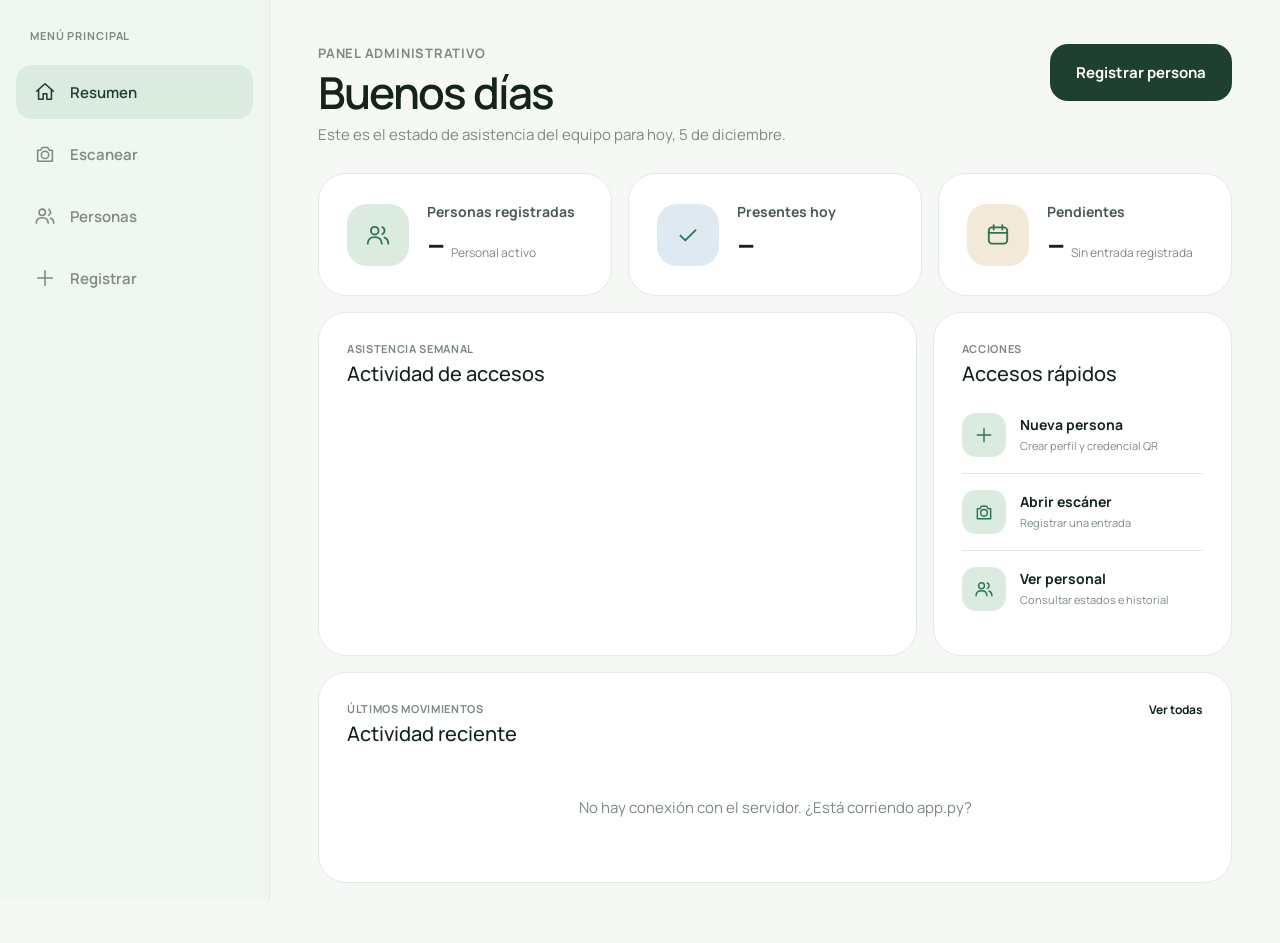
<file: frontend/html/index.html>
<!DOCTYPE html><html lang="es"><head><meta charset="utf-8"><meta name="viewport" content="width=device-width,initial-scale=1">
<title>Resumen · Asistencia</title>
<link href="https://fonts.googleapis.com/css2?family=Manrope:wght@400;500;600;700;800&display=swap" rel="stylesheet">
<link rel="stylesheet" href="../assets/css/style.css"></head><body><nav class="side" id="menu"></nav><main>

<div class="top"><div><div class="eyebrow">PANEL ADMINISTRATIVO</div>
<h1 id="saludo">Hola</h1><p class="sub" id="fecha"></p></div>
<a class="btn" href="registrar.html">Registrar persona</a></div>
<div class="grid3">
 <div class="card stat"><div class="ico c0" data-i="users"></div><div><p>Personas registradas</p><b id="total">–</b><span>Personal activo</span></div></div>
 <div class="card stat"><div class="ico c1" data-i="check"></div><div><p>Presentes hoy</p><b id="pres">–</b><span id="pct"></span></div></div>
 <div class="card stat"><div class="ico c4" data-i="cal"></div><div><p>Pendientes</p><b id="pend">–</b><span>Sin entrada registrada</span></div></div>
</div>
<div class="grid2">
 <div class="card"><div class="small">ASISTENCIA SEMANAL</div><h3>Actividad de accesos</h3><div class="bars" id="bars"></div></div>
 <div class="card quick"><div class="small">ACCIONES</div><h3 style="margin-bottom:10px">Accesos rápidos</h3>
  <a href="registrar.html"><div class="ico" data-i="plus"></div><div><b>Nueva persona</b><small>Crear perfil y credencial QR</small></div></a>
  <a href="escanear.html"><div class="ico" data-i="cam"></div><div><b>Abrir escáner</b><small>Registrar una entrada</small></div></a>
  <a href="personas.html"><div class="ico" data-i="users"></div><div><b>Ver personal</b><small>Consultar estados e historial</small></div></a>
 </div></div>
<div class="card"><div class="top"><div><div class="small">ÚLTIMOS MOVIMIENTOS</div><h3>Actividad reciente</h3></div>
<a href="personas.html" style="font-weight:700;font-size:12px">Ver todas</a></div><div id="recientes" style="margin-top:14px"></div></div>
</main><script src="../assets/js/api.js"></script>
<script>
const DIAS=["Lun","Mar","Mié","Jue","Vie","Sáb","Dom"];
const h=new Date().getHours();
saludo.textContent=(h<12?"Buenos días":h<19?"Buenas tardes":"Buenas noches");
fecha.textContent="Este es el estado de asistencia del equipo para hoy, "+new Date().toLocaleDateString("es",{day:"numeric",month:"long"})+".";
document.querySelectorAll("[data-i]").forEach(e=>e.innerHTML=svg(e.dataset.i));
(async()=>{
  const d=await api("/api/resumen");
  if(d.error){recientes.innerHTML=`<p class="empty">${esc(d.error)}</p>`;return;}
  total.textContent=d.total; pres.textContent=d.presentes; pend.textContent=d.pendientes;
  pct.textContent=(d.total?Math.round(d.presentes*100/d.total):0)+"% del equipo";
  bars.innerHTML=d.semana.map(s=>`<div class="bar ${s.hoy?"hoy":""}"><span>${s.pct}%</span>
    <div class="t"><div class="f" style="height:${Math.max(s.pct,4)}%"></div></div><span>${DIAS[s.dia]}</span></div>`).join("");
  recientes.innerHTML=d.recientes.length?d.recientes.map(r=>`<div class="row">
    <div class="av ${color(r.nombre)}">${esc(iniciales(r.nombre))}</div>
    <div class="who"><b>${esc(r.nombre)}</b><small>${esc(r.area)}</small></div>
    <span><i class="dot"></i>Entrada registrada</span><span class="mono">${r.hora}</span></div>`).join("")
    :'<p class="empty">Aún no hay entradas hoy. Abre el escáner para registrar la primera.</p>';
})();
</script></body></html>
</file>
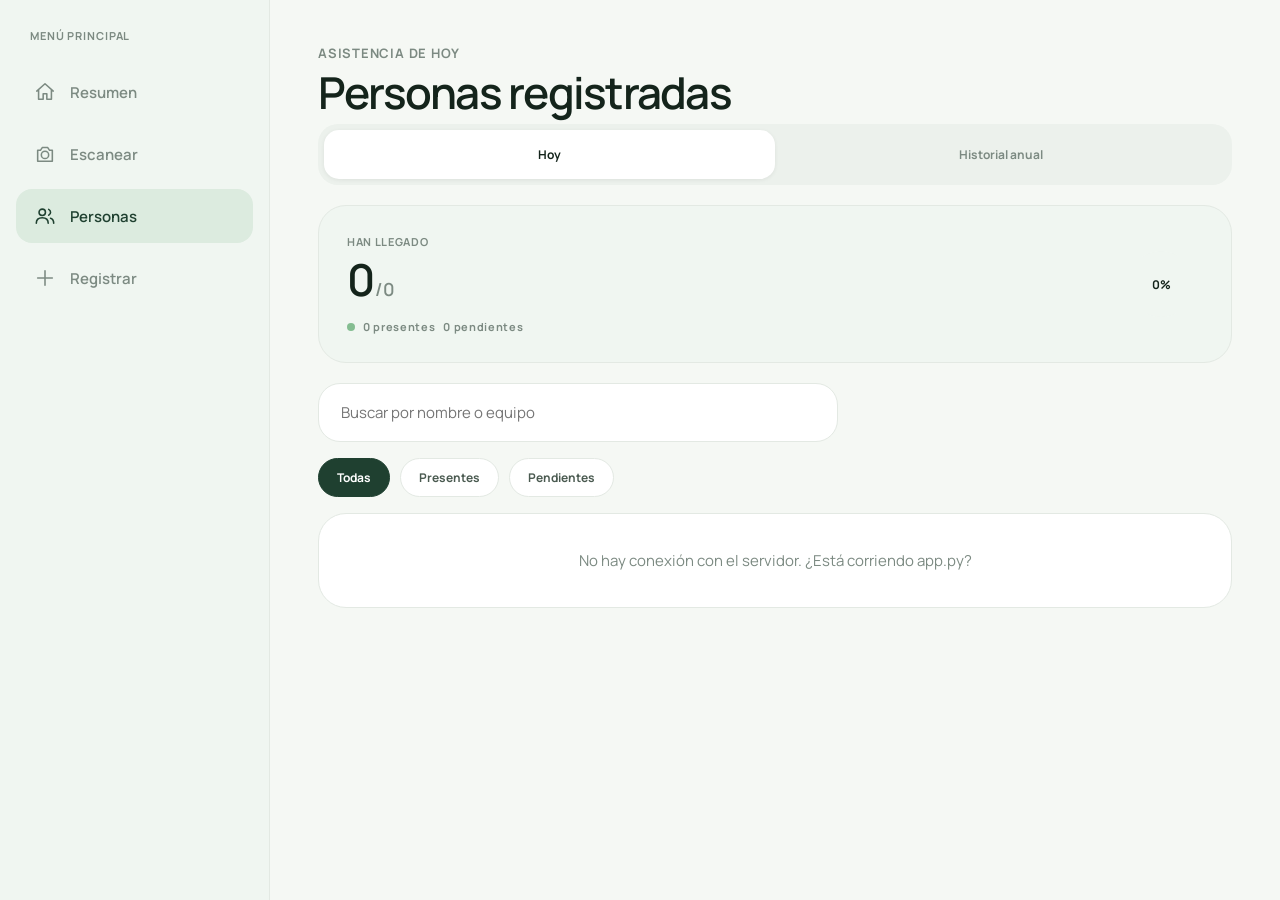
<file: frontend/html/personas.html>
<!DOCTYPE html><html lang="es"><head><meta charset="utf-8"><meta name="viewport" content="width=device-width,initial-scale=1">
<title>Personas · Asistencia</title>
<link href="https://fonts.googleapis.com/css2?family=Manrope:wght@400;500;600;700;800&display=swap" rel="stylesheet">
<link rel="stylesheet" href="../assets/css/style.css"></head><body><nav class="side" id="menu"></nav><main>

<div class="eyebrow">ASISTENCIA DE HOY</div><h1>Personas registradas</h1>
<div class="tabs"><button class="on" id="tHoy">Hoy</button><button id="tAnio">Historial anual</button></div>
<section id="vHoy">
 <div class="card summary"><div><div class="small">HAN LLEGADO</div><b id="n">0<i>/0</i></b>
 <p class="small" style="margin-top:10px"><i class="dot"></i><span id="np">0</span> presentes &nbsp; <span id="nd">0</span> pendientes</p></div>
 <div class="ring" id="ring"><span id="rp">0%</span></div></div>
 <input class="search" id="q" placeholder="Buscar por nombre o equipo">
 <div class="chips"><button class="chip on" data-f="todas">Todas</button><button class="chip" data-f="presente">Presentes</button><button class="chip" data-f="pendiente">Pendientes</button></div>
 <div class="card list" id="lista"></div>
</section>
<section id="vAnio" hidden><div class="card"><div class="small">HISTORIAL ANUAL</div><h3 id="tit"></h3>
 <div class="year" id="anio"></div></div></section>
<dialog id="dlg"><h3 id="dn"></h3><p class="mono" id="dc"></p><img id="di" alt="Código QR"><br><button class="btn" onclick="dlg.close()">Cerrar</button></dialog>
</main><script src="../assets/js/api.js"></script>
<script>
let datos=[],filtro="todas";
async function cargar(){
  const r=await api("/api/personas?q="+encodeURIComponent(q.value));
  if(r.error){lista.innerHTML=`<p class="empty">${esc(r.error)}</p>`;return;}
  datos=r; pintar();
}
function pintar(){
  const pres=datos.filter(p=>p.estado==="presente").length, pct=datos.length?Math.round(pres*100/datos.length):0;
  n.innerHTML=`${pres}<i>/${datos.length}</i>`; np.textContent=pres; nd.textContent=datos.length-pres; rp.textContent=pct+"%";
  ring.style.background=`conic-gradient(#2e9d5c ${pct}%, #dbe6dd 0)`;
  const v=datos.filter(p=>filtro==="todas"||p.estado===filtro);
  lista.innerHTML=v.length?v.map(p=>`<div class="row"><div class="av ${color(p.nombre)}">${esc(iniciales(p.nombre))}</div>
   <div class="who"><b>${esc(p.nombre)}</b><small>${esc(p.cargo||p.departamento)} · ${esc(p.codigo)}</small></div>
   <div class="right"><span class="tag ${p.estado==="presente"?"":"pend"}">${p.estado.toUpperCase()}</span><br>
   <span class="mono">${p.hora_entrada||"--:--"}</span></div>
   <button class="iconbtn" aria-label="Ver QR de ${esc(p.nombre)}" onclick="verQR(${p.id})">${svg("qr")}</button></div>`).join("")
   :'<p class="empty">No hay personas que coincidan.</p>';
}
async function verQR(id){
  const d=await api(`/api/personas/${id}/qr`); if(d.error) return alert(d.error);
  dn.textContent=d.nombre; dc.textContent=d.codigo; di.src=d.qr; dlg.showModal();
}
let t; q.oninput=()=>{clearTimeout(t);t=setTimeout(cargar,250)};
document.querySelectorAll(".chip").forEach(c=>c.onclick=()=>{
  document.querySelectorAll(".chip").forEach(x=>x.classList.remove("on"));c.classList.add("on");filtro=c.dataset.f;pintar();});
const M=["Ene","Feb","Mar","Abr","May","Jun","Jul","Ago","Sep","Oct","Nov","Dic"];
async function anual(){
  const d=await api("/api/historial"); if(d.error){anio.innerHTML=esc(d.error);return;}
  tit.textContent="Asistencia promedio por mes, "+d.anio;
  anio.innerHTML=d.meses.map(m=>`<div class="bar"><span>${m.pct}%</span><div class="t"><div class="f" style="height:${Math.max(m.pct,3)}%"></div></div><span>${M[m.mes-1]}</span></div>`).join("");
}
tHoy.onclick=()=>{tHoy.className="on";tAnio.className="";vHoy.hidden=false;vAnio.hidden=true;};
tAnio.onclick=()=>{tAnio.className="on";tHoy.className="";vHoy.hidden=true;vAnio.hidden=false;anual();};
cargar();
</script></body></html>
</file>
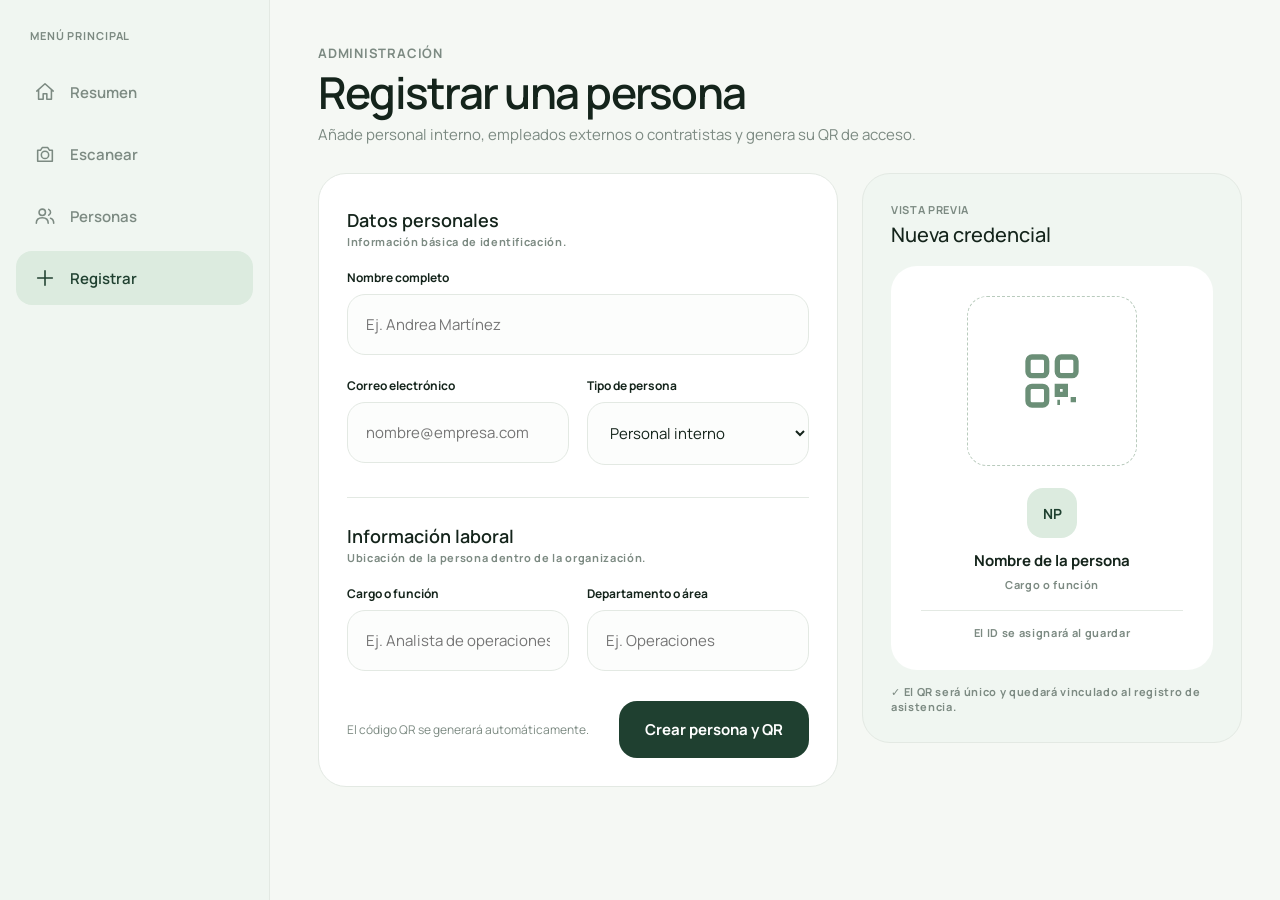
<file: frontend/html/registrar.html>
<!DOCTYPE html><html lang="es"><head><meta charset="utf-8"><meta name="viewport" content="width=device-width,initial-scale=1">
<title>Registrar · Asistencia</title>
<link href="https://fonts.googleapis.com/css2?family=Manrope:wght@400;500;600;700;800&display=swap" rel="stylesheet">
<link rel="stylesheet" href="../assets/css/style.css"></head><body><nav class="side" id="menu"></nav><main>

<div class="eyebrow">ADMINISTRACIÓN</div><h1>Registrar una persona</h1>
<p class="sub">Añade personal interno, empleados externos o contratistas y genera su QR de acceso.</p>
<div class="reg">
<div class="card"><div class="sec">Datos personales</div><p class="small" style="margin-bottom:20px">Información básica de identificación.</p>
 <div class="fld"><label for="nombre">Nombre completo</label><input id="nombre" placeholder="Ej. Andrea Martínez" autocomplete="off"></div>
 <div class="two"><div class="fld"><label for="email">Correo electrónico</label><input id="email" type="email" placeholder="nombre@empresa.com"></div>
 <div class="fld"><label for="tipo">Tipo de persona</label><select id="tipo"><option value="interno">Personal interno</option><option value="externo">Empleado externo</option><option value="contratista">Contratista</option></select></div></div>
 <hr class="hr"><div class="sec">Información laboral</div><p class="small" style="margin-bottom:20px">Ubicación de la persona dentro de la organización.</p>
 <div class="two"><div class="fld"><label for="cargo">Cargo o función</label><input id="cargo" placeholder="Ej. Analista de operaciones"></div>
 <div class="fld"><label for="depto">Departamento o área</label><input id="depto" placeholder="Ej. Operaciones"></div></div>
 <div class="foot"><span>El código QR se generará automáticamente.</span><button class="btn" id="crear">Crear persona y QR</button></div>
 <div id="aviso"></div></div>
<div class="card cred"><div class="small">VISTA PREVIA</div><h3>Nueva credencial</h3>
 <div class="box"><div class="qr" id="qr"></div><div class="av c0" id="av">NP</div>
 <b id="pn">Nombre de la persona</b><p class="small" id="pc" style="margin-top:6px">Cargo o función</p>
 <p class="small" id="pid" style="margin-top:18px;border-top:1px solid var(--line);padding-top:14px">El ID se asignará al guardar</p></div>
 <p class="small">✓ El QR será único y quedará vinculado al registro de asistencia.</p></div>
</div>
</main><script src="../assets/js/api.js"></script>
<script>
qr.innerHTML=svg("qr");
function vista(){
  const n=nombre.value.trim();
  pn.textContent=n||"Nombre de la persona"; av.textContent=n?iniciales(n):"NP"; av.className="av "+(n?color(n):"c0");
  pc.textContent=cargo.value.trim()||"Cargo o función";
}
[nombre,cargo].forEach(e=>e.oninput=vista);
crear.onclick=async()=>{
  if(!nombre.value.trim()||!email.value.trim()){aviso.innerHTML='<div class="msg err">Escribe el nombre y el correo para continuar.</div>';return;}
  crear.disabled=true;
  const d=await api("/api/personas",{method:"POST",body:{nombre:nombre.value,email:email.value,tipo:tipo.value,cargo:cargo.value,departamento:depto.value}});
  crear.disabled=false;
  if(d.error){aviso.innerHTML=`<div class="msg err">${esc(d.error)}</div>`;return;}
  qr.innerHTML=`<img src="${d.qr}" alt="QR de ${esc(nombre.value)}">`;
  pid.textContent="ID "+d.codigo;
  aviso.innerHTML=`<div class="msg ok">Persona creada con el código ${esc(d.codigo)}. Puedes capturar o imprimir su QR.</div>`;
  [nombre,email,cargo,depto].forEach(e=>e.value="");
};
</script></body></html>
</file>
<file: frontend/assets/css/style.css>
:root{
  --bg:#f5f8f4; --panel:#f0f6f1; --card:#fff; --line:#e3e9e3;
  --ink:#14241b; --muted:#7c8a82; --green:#1f4030; --green-2:#2e7350;
  --green-3:#84bd91; --mint:#dcebdf; --track:#ecf1ec; --sand:#f3e9d8;
  --sky:#dfe9f2; --lilac:#e8e4f0; --warn:#b4552d;
}
*{box-sizing:border-box;margin:0}
body{font-family:'Manrope',system-ui,sans-serif;background:var(--bg);color:var(--ink);
  display:flex;min-height:100vh;font-size:15px}
a{color:inherit;text-decoration:none}
button,input,select{font:inherit;color:inherit}
:focus-visible{outline:2px solid var(--green-2);outline-offset:2px}

.side{width:270px;flex:none;background:var(--panel);border-right:1px solid var(--line);
  padding:28px 16px;position:sticky;top:0;height:100vh}
.side h6{font-size:11px;letter-spacing:.08em;color:var(--muted);margin:0 0 22px 14px;font-weight:700}
.side a{display:flex;align-items:center;gap:14px;padding:16px 18px;border-radius:16px;
  color:var(--muted);font-weight:600;margin-bottom:8px}
.side a svg{width:22px;height:22px;stroke:currentColor;fill:none;stroke-width:1.7;stroke-linecap:round;stroke-linejoin:round}
.side a:hover{background:#e6f0e8}
.side a.on{background:var(--mint);color:var(--green)}

main{flex:1;padding:44px 48px 60px;max-width:1100px;margin:0 auto;min-width:0}
.eyebrow{font-size:13px;font-weight:700;color:var(--muted);letter-spacing:.06em}
h1{font-size:44px;letter-spacing:-.04em;font-weight:600;margin:6px 0 8px;line-height:1.1}
.sub{color:var(--muted);margin-bottom:28px}
.top{display:flex;justify-content:space-between;align-items:flex-start;gap:20px}
.card{background:var(--card);border:1px solid var(--line);border-radius:28px;padding:28px}
.card h3{font-size:20px;font-weight:500;margin:4px 0 0}
.small{font-size:11px;color:var(--muted);font-weight:700;letter-spacing:.06em}
.grid3{display:grid;grid-template-columns:repeat(3,1fr);gap:16px;margin-bottom:16px}
.grid2{display:grid;grid-template-columns:2fr 1fr;gap:16px;margin-bottom:16px}

.btn{display:inline-flex;align-items:center;gap:10px;background:var(--green);color:#fff;
  border:0;border-radius:18px;padding:18px 26px;font-weight:700;cursor:pointer}
.btn:hover{background:#17332a}
.btn:disabled{opacity:.6;cursor:wait}
.btn svg{width:18px;height:18px;stroke:#fff;fill:none;stroke-width:2}
.iconbtn{width:46px;height:46px;border-radius:14px;border:1px solid var(--line);background:#fff;
  cursor:pointer;display:grid;place-items:center}
.iconbtn svg{width:20px;height:20px;stroke:var(--green);fill:none;stroke-width:1.7}

.stat{display:flex;gap:18px;align-items:center}
.ico{width:62px;height:62px;border-radius:20px;display:grid;place-items:center;flex:none}
.ico svg{width:26px;height:26px;stroke:var(--green-2);fill:none;stroke-width:1.7;stroke-linecap:round;stroke-linejoin:round}
.stat b{font-size:34px;font-weight:600}
.stat span{font-size:12px;color:var(--muted);margin-left:6px}
.stat p{font-weight:700;font-size:14px;color:#4a5a50}
.bars{display:flex;gap:14px;height:210px;margin-top:30px}
.bar{flex:1;display:flex;flex-direction:column;align-items:center;gap:6px;font-size:11px;color:var(--muted)}
.bar .t{flex:1;width:100%;background:var(--track);border-radius:14px;display:flex;align-items:flex-end;overflow:hidden}
.bar .f{width:100%;background:var(--green-3);border-radius:14px;min-height:8px;transition:height .6s}
.bar.hoy .f{background:var(--green-2)}
.quick a{display:flex;gap:14px;align-items:center;padding:16px 0;border-bottom:1px solid var(--line)}
.quick a:last-child{border:0;padding-bottom:0}
.quick .ico{width:44px;height:44px;border-radius:14px;background:var(--mint)}
.quick .ico svg{width:20px;height:20px}
.quick b{display:block;font-size:14px} .quick small{color:var(--muted);font-size:11px}

.row{display:flex;align-items:center;gap:18px;padding:20px 0;border-top:1px solid var(--line)}
.row .who{flex:1;min-width:0} .row .who b{display:block;font-size:15px}
.row .who small{color:var(--muted);font-size:12px}
.av{width:54px;height:54px;border-radius:18px;display:grid;place-items:center;font-weight:700;
  font-size:14px;color:var(--green);flex:none}
.c0{background:var(--mint)}.c1{background:var(--sky)}.c2{background:var(--lilac)}.c3{background:#dfeceb}.c4{background:var(--sand)}
.dot{display:inline-block;width:8px;height:8px;border-radius:50%;background:var(--green-3);margin-right:8px}
.mono{font-family:ui-monospace,Consolas,monospace;font-size:12px;color:var(--muted)}
.tag{font-size:10px;font-weight:800;letter-spacing:.06em;padding:5px 10px;border-radius:10px;
  background:var(--mint);color:var(--green-2)}
.tag.pend{background:var(--track);color:var(--muted)}
.right{text-align:right}

.tabs{display:flex;background:var(--track);border-radius:20px;padding:6px;margin-bottom:20px}
.tabs button{flex:1;border:0;background:none;padding:16px;border-radius:15px;font-weight:700;
  font-size:12px;color:var(--muted);cursor:pointer}
.tabs button.on{background:#fff;color:var(--ink);box-shadow:0 1px 4px #0001}
.summary{background:var(--panel);display:flex;justify-content:space-between;align-items:center;margin-bottom:20px}
.summary b{font-size:44px;font-weight:600} .summary b i{font-size:18px;color:var(--muted);font-style:normal}
.ring{width:84px;height:84px;border-radius:50%;display:grid;place-items:center;font-size:12px;font-weight:700}
.ring span{background:var(--panel);width:66px;height:66px;border-radius:50%;display:grid;place-items:center}
.search{width:100%;max-width:520px;padding:18px 22px;border-radius:22px;border:1px solid var(--line);
  background:#fff;margin-bottom:16px;display:block}
.chips{display:flex;gap:10px;margin-bottom:16px}
.chip{border:1px solid var(--line);background:#fff;border-radius:999px;padding:10px 18px;
  font-size:12px;font-weight:700;cursor:pointer;color:#4a5a50}
.chip.on{background:var(--green);color:#fff;border-color:var(--green)}
.list{padding:0 28px}.list .row:first-child{border-top:0}
.empty{padding:36px 0;text-align:center;color:var(--muted)}
.year{display:grid;grid-template-columns:repeat(12,1fr);gap:10px;height:230px;align-items:end}
.year .t{height:190px}

.reg{display:grid;grid-template-columns:1fr 380px;gap:24px;align-items:start}
.fld{display:flex;flex-direction:column;gap:8px;margin-bottom:22px}
.fld label{font-size:12px;font-weight:700}
.fld input,.fld select{padding:19px 18px;border-radius:18px;border:1px solid var(--line);background:#fcfdfc}
.two{display:grid;grid-template-columns:1fr 1fr;gap:18px}
.sec{font-size:18px;font-weight:600;margin:6px 0 2px}
.hr{border:0;border-top:1px solid var(--line);margin:10px 0 26px}
.foot{display:flex;justify-content:space-between;align-items:center;gap:16px;margin-top:8px}
.foot span{font-size:12px;color:var(--muted)}
.cred{background:var(--panel)}
.cred .box{background:#fff;border-radius:26px;padding:30px;text-align:center;margin:18px 0 14px}
.qr{width:170px;height:170px;margin:0 auto 22px;border-radius:20px;border:1.5px dashed #b9cbbd;
  display:grid;place-items:center;overflow:hidden}
.qr img{width:100%;height:100%}
.qr svg{width:64px;height:64px;stroke:#6b8f77;fill:none;stroke-width:2}
.cred .av{margin:0 auto 12px;width:50px;height:50px;border-radius:16px}
.msg{margin-top:16px;padding:14px 18px;border-radius:16px;font-size:13px;font-weight:600}
.msg.ok{background:var(--mint);color:var(--green)} .msg.err{background:#f6e4dc;color:var(--warn)}

.visor{background:#212f27;border-radius:36px;height:460px;position:relative;overflow:hidden;
  display:grid;place-items:center;box-shadow:0 20px 40px #1f403022}
#lector{position:absolute;inset:0}
#lector video{width:100%;height:100%;object-fit:cover}
.frame{width:320px;height:320px;position:relative;z-index:2;pointer-events:none}
.frame i{position:absolute;width:52px;height:52px;border:3px solid #35493d}
.frame i:nth-child(1){top:0;left:0;border-right:0;border-bottom:0;border-radius:18px 0 0 0}
.frame i:nth-child(2){top:0;right:0;border-left:0;border-bottom:0;border-radius:0 18px 0 0}
.frame i:nth-child(3){bottom:0;left:0;border-right:0;border-top:0;border-radius:0 0 0 18px}
.frame i:nth-child(4){bottom:0;right:0;border-left:0;border-top:0;border-radius:0 0 18px 0}
.laser{position:absolute;left:8px;right:8px;height:2px;background:#5fd488;box-shadow:0 0 10px #5fd488;
  animation:scan 2.4s ease-in-out infinite alternate}
@keyframes scan{from{top:10%}to{top:90%}}
@media (prefers-reduced-motion:reduce){.laser{animation:none;top:50%}.bar .f{transition:none}}
.hint{position:absolute;bottom:50px;left:0;right:0;text-align:center;color:#fff;font-size:13px;
  font-weight:600;z-index:3}
.hint .dot{background:#5fd488}
.acts{text-align:center;margin-top:-26px;position:relative;z-index:4}
.acts small{display:block;color:var(--muted);font-size:11px;margin-top:12px}
.result{margin:30px auto 0;max-width:520px}

dialog{border:0;border-radius:28px;padding:30px;text-align:center;max-width:340px;margin:auto}
dialog::backdrop{background:#0008}
dialog img{width:240px;height:240px} dialog p{margin:10px 0 18px}

@media (max-width:900px){
  body{flex-direction:column}
  .side{width:100%;height:auto;position:static;display:flex;flex-wrap:wrap;gap:4px;padding:14px}
  .side h6{display:none}.side a{padding:12px 14px;margin:0}
  main{padding:26px 18px}h1{font-size:34px}
  .grid3,.grid2,.reg,.two{grid-template-columns:1fr}
}
</file>
